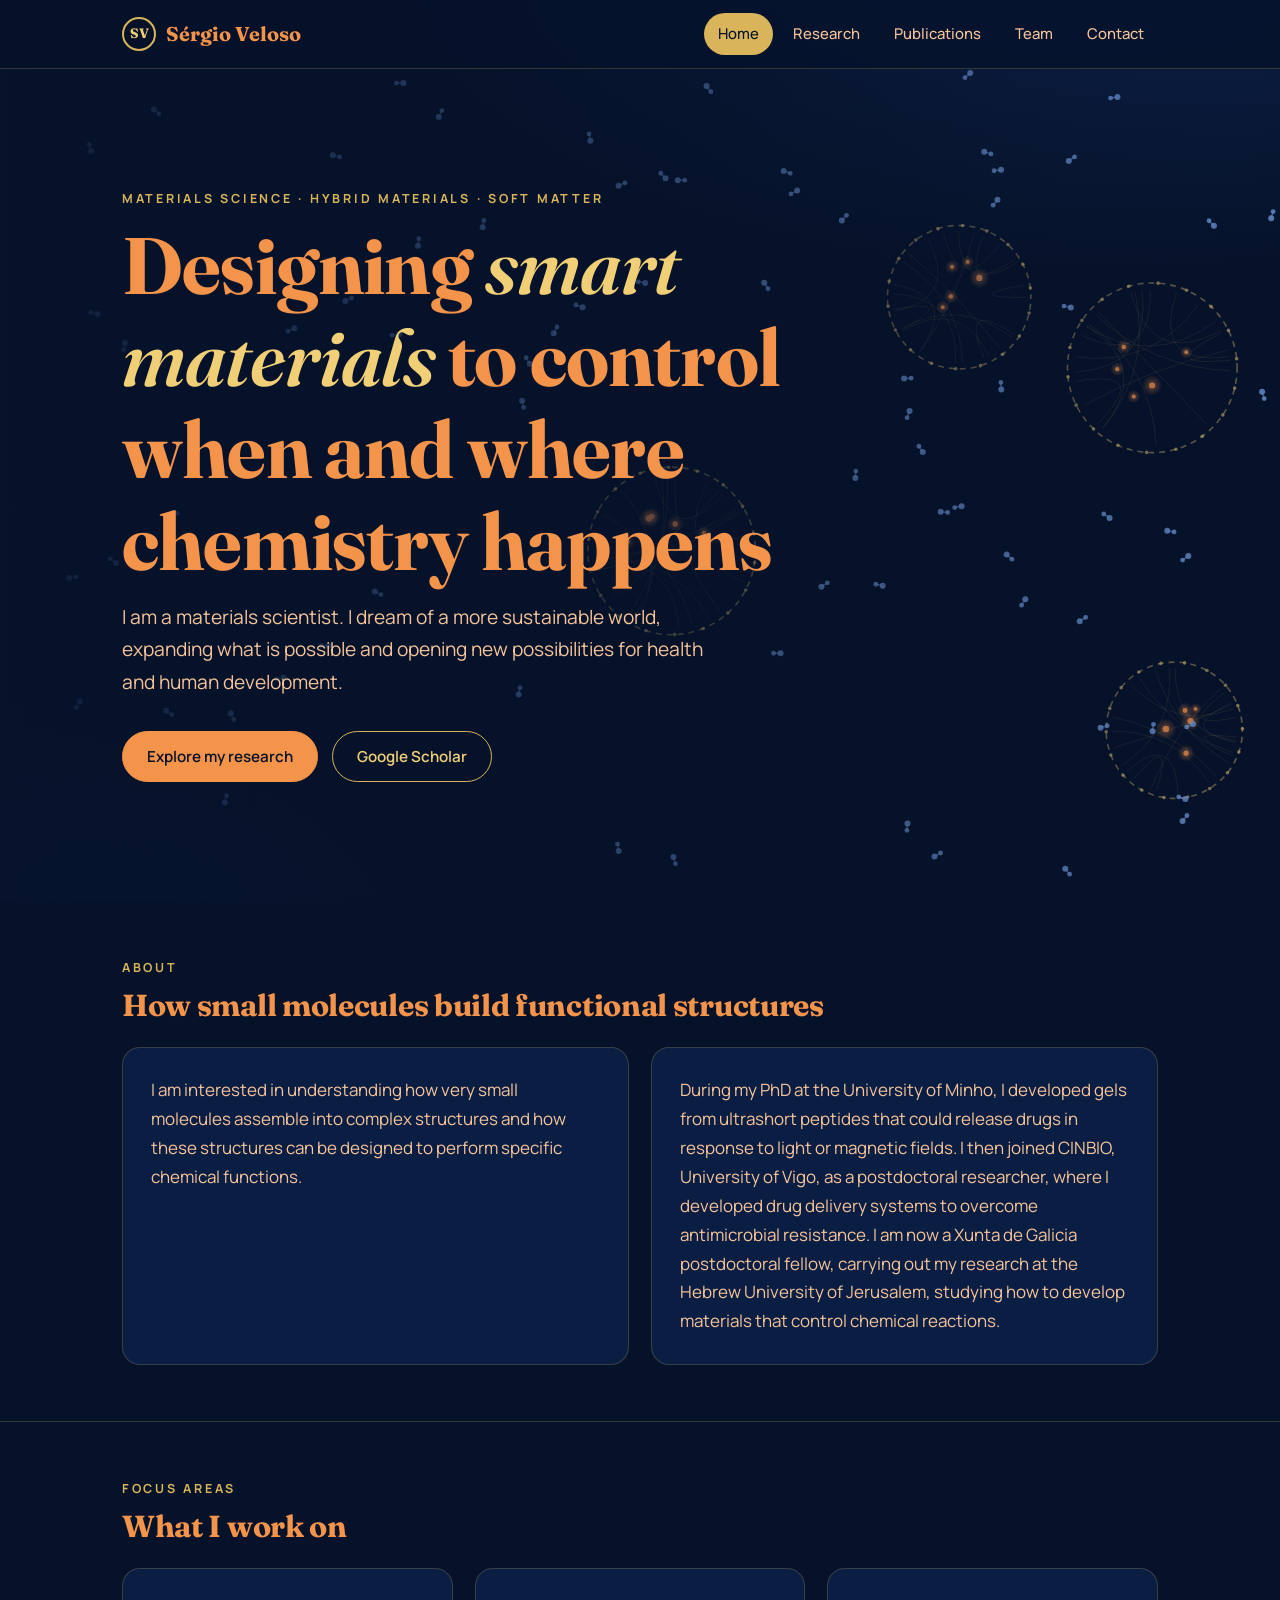
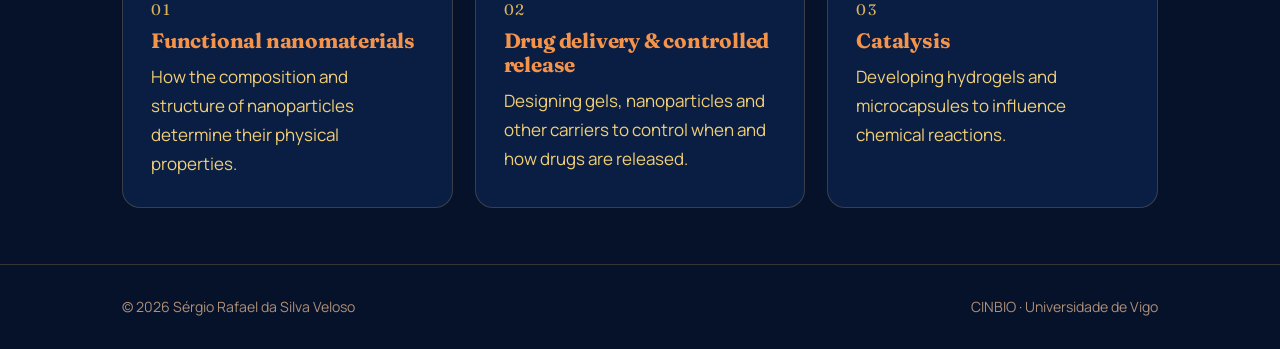
<file: index.html>
<!DOCTYPE html>
<html lang="en">
<head>
<meta charset="UTF-8">
<meta name="viewport" content="width=device-width, initial-scale=1.0">
<title>Sérgio Veloso | Soft Matter & Nanomaterials</title>
<meta name="description" content="Sérgio R. S. Veloso — researcher in soft materials, nanomaterials, drug delivery and photocatalysis.">
<link rel="preconnect" href="https://fonts.googleapis.com">
<link rel="preconnect" href="https://fonts.gstatic.com" crossorigin>
<link href="https://fonts.googleapis.com/css2?family=Fraunces:ital,opsz,wght@0,9..144,600;0,9..144,700;1,9..144,600&family=Manrope:wght@400;500;600;700&display=swap" rel="stylesheet">
<link rel="stylesheet" href="style.css">
</head>
<body>
<nav class="nav">
  <div class="wrap">
    <a href="index.html" class="brand"><span class="brand-mark">SV</span>Sérgio Veloso</a>
    <button class="menu-btn" aria-label="Menu">☰</button>
    <ul>
      <li><a href="index.html">Home</a></li>
      <li><a href="research.html">Research</a></li>
      <li><a href="publications.html">Publications</a></li>
      <li><a href="team.html">Team</a></li>
      <li><a href="contact.html">Contact</a></li>
    </ul>
  </div>
</nav>
<main>

<section class="hero">
  <canvas id="molecules" aria-hidden="true"></canvas>
  <div class="wrap">
    <div class="eyebrow">Materials Science · Hybrid materials · Soft matter</div>
    <h1>Designing <em>smart materials</em> to control when and where chemistry happens</h1>
    <p class="sub">I am a materials scientist. I dream of a more sustainable world, expanding what is possible and opening new possibilities for health and human development.</p>
    <div class="actions">
      <a class="btn solid" href="research.html">Explore my research</a>
      <a class="btn" href="https://scholar.google.com/citations?user=RqlixlYAAAAJ&hl=en" target="_blank" rel="noopener">Google Scholar</a>
    </div>
  </div>
</section>
<section class="block"><div class="wrap">
  <div class="eyebrow">About</div>
  <h2>How small molecules build functional structures</h2>
  <div class="grid">
    <div class="card reveal"><p>I am interested in understanding how very small molecules assemble into complex structures and how these structures can be designed to perform specific chemical functions.</p></div>
    <div class="card reveal"><p>During my PhD at the University of Minho, I developed gels from ultrashort peptides that could release drugs in response to light or magnetic fields. I then joined CINBIO, University of Vigo, as a postdoctoral researcher, where I developed drug delivery systems to overcome antimicrobial resistance. I am now a Xunta de Galicia postdoctoral fellow, carrying out my research at the Hebrew University of Jerusalem, studying how to develop materials that control chemical reactions.</p></div>
  </div>
</div></section>

<section class="block"><div class="wrap">
  <div class="eyebrow">Focus areas</div>
  <h2>What I work on</h2>
  <div class="grid">
    <a class="card reveal" href="research.html#nano"><div class="num">01</div><h3>Functional nanomaterials</h3><p>How the composition and structure of nanoparticles determine their physical properties.</p></a>
    <a class="card reveal" href="research.html#delivery"><div class="num">02</div><h3>Drug delivery &amp; controlled release</h3><p>Designing gels, nanoparticles and other carriers to control when and how drugs are released.</p></a>
    <a class="card reveal" href="research.html#photo"><div class="num">03</div><h3>Catalysis</h3><p>Developing hydrogels and microcapsules to influence chemical reactions.</p></a>
  </div>
</div></section>
</main>
<footer>
  <div class="wrap">
    <span>© <span id="yr"></span> Sérgio Rafael da Silva Veloso</span>
    <span>CINBIO · Universidade de Vigo</span>
  </div>
</footer>
<script src="script.js"></script>
<script>
// Background: smart microcapsules that switch on when a light pulse passes,
// capture drifting reactant molecules, convert them and release products.
(function(){
  const c = document.getElementById("molecules"); if(!c) return;
  const ctx = c.getContext("2d");
  const reduce = matchMedia("(prefers-reduced-motion: reduce)").matches;
  const GOLD="241,207,118", ORANGE="244,147,74", BLUE="120,165,235";
  let W,H,caps=[],mols=[],flashes=[],t=0;
  const rnd=(a,b)=>a+Math.random()*(b-a);

  function resize(){
    const dpr=Math.min(devicePixelRatio||1,2);
    W=c.clientWidth; H=c.clientHeight;
    c.width=W*dpr; c.height=H*dpr; ctx.setTransform(dpr,0,0,dpr,0,0);
    const small = W<700;
    const n = small?3:Math.max(4,Math.round(W/300));
    caps=[];
    for(let i=0;i<n;i++){
      const r=small?rnd(38,55):rnd(55,85); let x,y,k=0;
      do { x = small? rnd(W*.2,W*.85) : rnd(W*.5,W*.95); y = rnd(r+20,H-r-20); k++; }
      while(k<60 && caps.some(o=>Math.hypot(o.x-x,o.y-y)<o.r+r+30));
      caps.push({
        x, y, r,
        vx:rnd(-.08,.08), vy:rnd(-.08,.08), rot:rnd(0,6.3), act:0,
        np:Array.from({length:5},()=>({a:rnd(0,6.3),d:rnd(.1,.55),s:rnd(3,5.5)})),
        links:Array.from({length:14},()=>[rnd(0,6.3),rnd(0,6.3)])
      });
    }
    mols=Array.from({length:Math.round(W*H/14000)},newMol);
  }
  function newMol(){
    return {x:rnd(0,W),y:rnd(0,H),vx:rnd(-.35,.35),vy:rnd(-.35,.35),
            a:rnd(0,6.3),va:rnd(-.02,.02),state:"reactant",timer:0,cap:null};
  }

  function drawMol(m){
    const col = m.state==="product"?GOLD:BLUE, alpha = m.state==="product"?.95:.8;
    const L = m.state==="product"?9:7;
    const x2=m.x+Math.cos(m.a)*L, y2=m.y+Math.sin(m.a)*L;
    ctx.strokeStyle=`rgba(${col},${alpha*.7})`; ctx.lineWidth=1.5;
    ctx.beginPath(); ctx.moveTo(m.x,m.y); ctx.lineTo(x2,y2);
    if(m.state==="product"){ const x3=m.x-Math.cos(m.a+1)*L, y3=m.y-Math.sin(m.a+1)*L; ctx.moveTo(m.x,m.y); ctx.lineTo(x3,y3);
      ctx.fillStyle=`rgba(${col},${alpha})`; ctx.beginPath(); ctx.arc(x3,y3,2.4,0,7); ctx.fill(); }
    ctx.stroke();
    ctx.fillStyle=`rgba(${col},${alpha})`;
    ctx.beginPath(); ctx.arc(m.x,m.y,3,0,7); ctx.fill();
    ctx.beginPath(); ctx.arc(x2,y2,2.4,0,7); ctx.fill();
  }

  function drawCap(cp){
    const a=cp.act;
    // glow when active
    if(a>.02){
      const g=ctx.createRadialGradient(cp.x,cp.y,cp.r*.2,cp.x,cp.y,cp.r*1.6);
      g.addColorStop(0,`rgba(${ORANGE},${.22*a})`); g.addColorStop(1,`rgba(${ORANGE},0)`);
      ctx.fillStyle=g; ctx.beginPath(); ctx.arc(cp.x,cp.y,cp.r*1.6,0,7); ctx.fill();
    }
    // inner polymer network
    ctx.strokeStyle=`rgba(${GOLD},${.10+.15*a})`; ctx.lineWidth=1;
    for(const [p,q] of cp.links){
      ctx.beginPath();
      ctx.moveTo(cp.x+Math.cos(p+cp.rot)*cp.r*.92, cp.y+Math.sin(p+cp.rot)*cp.r*.92);
      ctx.quadraticCurveTo(cp.x,cp.y, cp.x+Math.cos(q+cp.rot)*cp.r*.92, cp.y+Math.sin(q+cp.rot)*cp.r*.92);
      ctx.stroke();
    }
    // crosslinked shell (beads on a ring)
    ctx.strokeStyle=`rgba(${GOLD},${.45+.4*a})`; ctx.lineWidth=1.6;
    ctx.setLineDash([6,5]); ctx.lineDashOffset=-cp.rot*40;
    ctx.beginPath(); ctx.arc(cp.x,cp.y,cp.r,0,7); ctx.stroke(); ctx.setLineDash([]);
    ctx.fillStyle=`rgba(${GOLD},${.6+.4*a})`;
    for(let i=0;i<18;i++){ const th=cp.rot+i*Math.PI/9; ctx.beginPath(); ctx.arc(cp.x+Math.cos(th)*cp.r, cp.y+Math.sin(th)*cp.r,1.8,0,7); ctx.fill(); }
    // catalytic nanoparticles
    for(const n of cp.np){
      const x=cp.x+Math.cos(n.a+cp.rot*.5)*cp.r*n.d, y=cp.y+Math.sin(n.a+cp.rot*.5)*cp.r*n.d;
      const g=ctx.createRadialGradient(x,y,0,x,y,n.s*(2+2*a));
      g.addColorStop(0,`rgba(${ORANGE},${.5+.5*a})`); g.addColorStop(1,`rgba(${ORANGE},0)`);
      ctx.fillStyle=g; ctx.beginPath(); ctx.arc(x,y,n.s*(2+2*a),0,7); ctx.fill();
      ctx.fillStyle=`rgba(${ORANGE},.95)`; ctx.beginPath(); ctx.arc(x,y,n.s*.6,0,7); ctx.fill();
    }
  }

  function frame(){
    t++;
    ctx.clearRect(0,0,W,H);
    // sweeping light pulse ("when"): a soft vertical band moving left→right
    const period=900, lx=((t%period)/period)*(W+400)-200;
    const lg=ctx.createLinearGradient(lx-160,0,lx+160,0);
    lg.addColorStop(0,`rgba(${GOLD},0)`); lg.addColorStop(.5,`rgba(${GOLD},.07)`); lg.addColorStop(1,`rgba(${GOLD},0)`);
    ctx.fillStyle=lg; ctx.fillRect(lx-160,0,320,H);

    for(const cp of caps){
      if(!reduce){ cp.x+=cp.vx; cp.y+=cp.vy; cp.rot+=.002; }
      if(cp.x<cp.r||cp.x>W-cp.r) cp.vx*=-1;
      if(cp.y<cp.r||cp.y>H-cp.r) cp.vy*=-1;
      for(const o of caps){ if(o!==cp && Math.hypot(o.x-cp.x,o.y-cp.y)<o.r+cp.r+10){ cp.vx*=-1; cp.vy*=-1; break; } }
      const near=Math.max(0,1-Math.abs(cp.x-lx)/220);
      cp.act += ((reduce?.6:near) - cp.act)*.05;   // switch on when lit
      drawCap(cp);
    }

    for(const m of mols){
      if(reduce){ drawMol(m); continue; }
      if(m.state==="inside"){
        const cp=m.cap; m.timer++;
        m.x+= (cp.x-m.x)*.02 + Math.cos(m.timer*.2)*.3; m.y+=(cp.y-m.y)*.02 + Math.sin(m.timer*.2)*.3;
        if(m.timer>60 && cp.act>.35){           // reaction happens only where AND when active
          m.state="product"; flashes.push({x:m.x,y:m.y,r:4,a:1});
          const th=rnd(0,6.3); m.vx=Math.cos(th)*.9; m.vy=Math.sin(th)*.9;
        }
      } else {
        m.x+=m.vx; m.y+=m.vy; m.a+=m.va;
        if(m.state==="product"){ m.vx*=.995; m.vy*=.995; m.timer++; if(m.timer>900){ Object.assign(m,newMol(),{x:-10}); } }
        if(m.x<-15) m.x=W+15; if(m.x>W+15) m.x=-15; if(m.y<-15) m.y=H+15; if(m.y>H+15) m.y=-15;
        if(m.state==="reactant") for(const cp of caps){
          if(Math.hypot(m.x-cp.x,m.y-cp.y)<cp.r*.9 && cp.act>.15){ m.state="inside"; m.cap=cp; m.timer=0; break; }
        }
      }
      drawMol(m);
    }

    for(let i=flashes.length-1;i>=0;i--){
      const f=flashes[i]; f.r+=1.4; f.a-=.03;
      if(f.a<=0){ flashes.splice(i,1); continue; }
      ctx.strokeStyle=`rgba(${GOLD},${f.a})`; ctx.lineWidth=1.5;
      ctx.beginPath(); ctx.arc(f.x,f.y,f.r,0,7); ctx.stroke();
    }
    if(!reduce) requestAnimationFrame(frame);
  }
  addEventListener("resize",()=>{ resize(); if(reduce) frame(); });
  resize(); frame();
})();
</script>
</body>
</html>
</file>
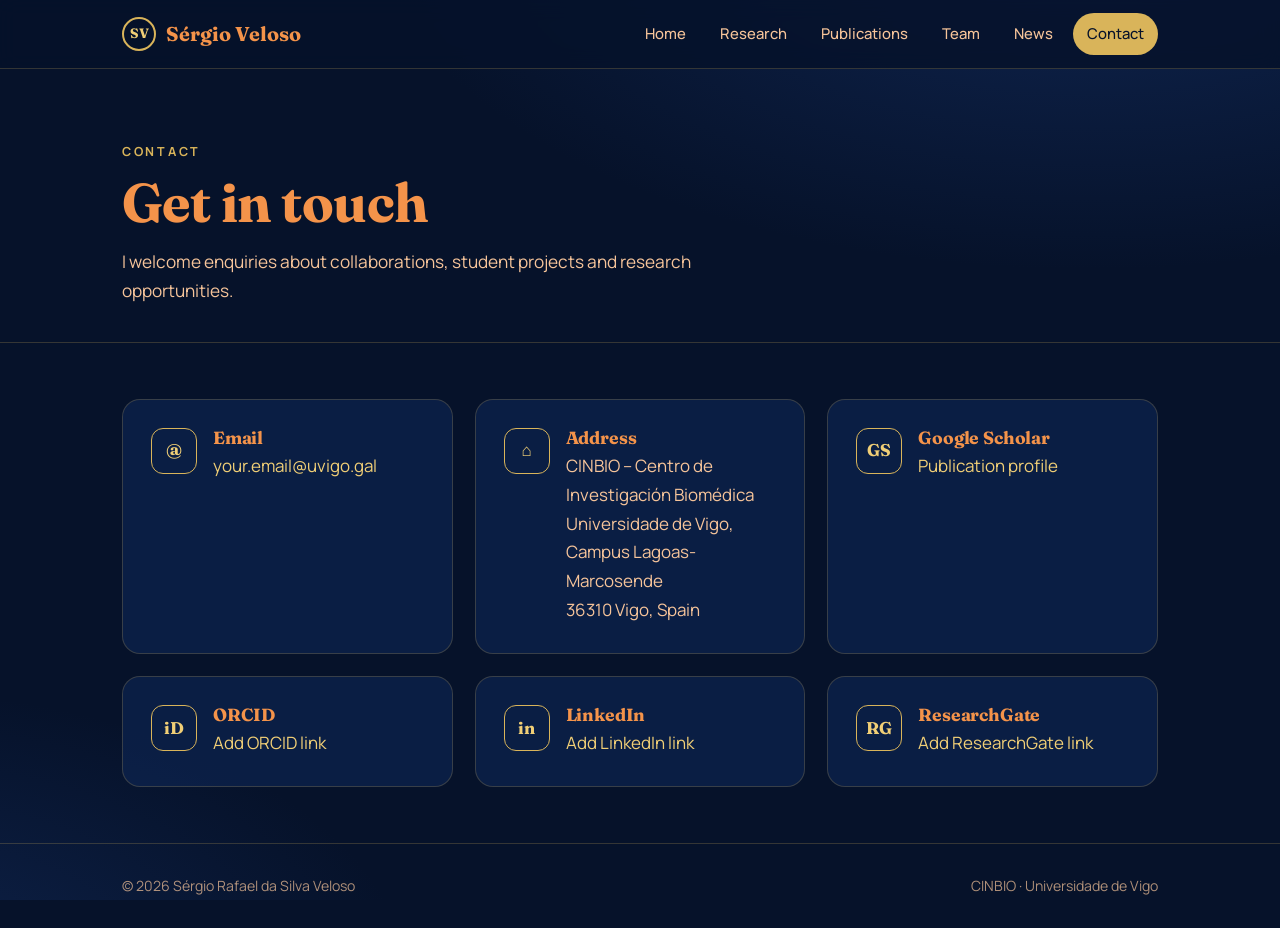
<file: contact.html>
<!DOCTYPE html>
<html lang="en">
<head>
<meta charset="UTF-8">
<meta name="viewport" content="width=device-width, initial-scale=1.0">
<title>Contact | Sérgio Veloso</title>
<meta name="description" content="Sérgio R. S. Veloso — researcher in soft materials, nanomaterials, drug delivery and photocatalysis.">
<link rel="preconnect" href="https://fonts.googleapis.com">
<link rel="preconnect" href="https://fonts.gstatic.com" crossorigin>
<link href="https://fonts.googleapis.com/css2?family=Fraunces:ital,opsz,wght@0,9..144,600;0,9..144,700;1,9..144,600&family=Manrope:wght@400;500;600;700&display=swap" rel="stylesheet">
<link rel="stylesheet" href="style.css">
</head>
<body>
<nav class="nav">
  <div class="wrap">
    <a href="index.html" class="brand"><span class="brand-mark">SV</span>Sérgio Veloso</a>
    <button class="menu-btn" aria-label="Menu">☰</button>
    <ul>
      <li><a href="index.html">Home</a></li>
      <li><a href="research.html">Research</a></li>
      <li><a href="publications.html">Publications</a></li>
      <li><a href="team.html">Team</a></li>
      <li><a href="news.html">News</a></li>
      <li><a href="contact.html">Contact</a></li>
    </ul>
  </div>
</nav>
<main>
<header class="page-head"><div class="wrap">
  <div class="eyebrow">Contact</div><h1>Get in touch</h1><p>I welcome enquiries about collaborations, student projects and research opportunities.</p>
</div></header>

<section class="block"><div class="wrap">
<!-- EDIT: replace the email and the "#" links with your real ones; delete any card you don't need -->
<div class="grid">
<div class="card contact-item reveal"><div class="icon">@</div><div><h3>Email</h3><p><a href="mailto:your.email@uvigo.gal">your.email@uvigo.gal</a></p></div></div>
<div class="card contact-item reveal"><div class="icon">⌂</div><div><h3>Address</h3><p>CINBIO – Centro de Investigación Biomédica<br>Universidade de Vigo, Campus Lagoas-Marcosende<br>36310 Vigo, Spain</p></div></div>
<div class="card contact-item reveal"><div class="icon">GS</div><div><h3>Google Scholar</h3><p><a href="https://scholar.google.com/citations?user=RqlixlYAAAAJ&hl=en" target="_blank" rel="noopener">Publication profile</a></p></div></div>
<div class="card contact-item reveal"><div class="icon">iD</div><div><h3>ORCID</h3><p><a href="#" target="_blank" rel="noopener">Add ORCID link</a></p></div></div>
<div class="card contact-item reveal"><div class="icon">in</div><div><h3>LinkedIn</h3><p><a href="#" target="_blank" rel="noopener">Add LinkedIn link</a></p></div></div>
<div class="card contact-item reveal"><div class="icon">RG</div><div><h3>ResearchGate</h3><p><a href="#" target="_blank" rel="noopener">Add ResearchGate link</a></p></div></div>
</div>
</div></section>
</main>
<footer>
  <div class="wrap">
    <span>© <span id="yr"></span> Sérgio Rafael da Silva Veloso</span>
    <span>CINBIO · Universidade de Vigo</span>
  </div>
</footer>
<script src="script.js"></script>

</body>
</html>
</file>
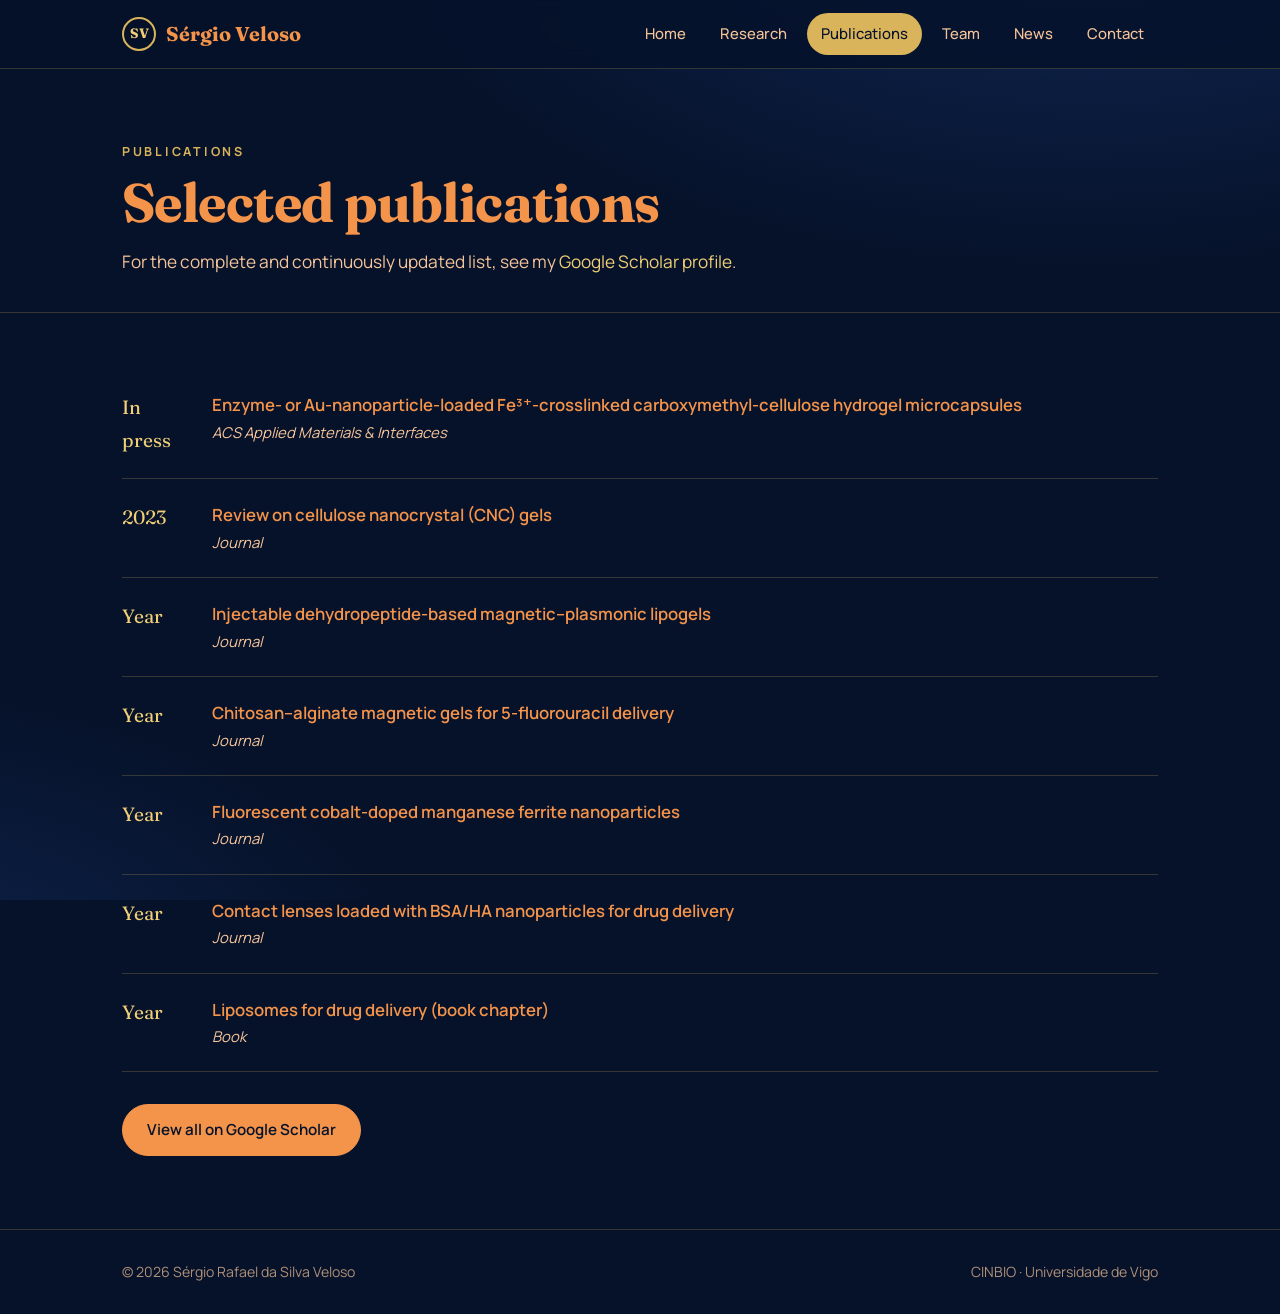
<file: publications.html>
<!DOCTYPE html>
<html lang="en">
<head>
<meta charset="UTF-8">
<meta name="viewport" content="width=device-width, initial-scale=1.0">
<title>Publications | Sérgio Veloso</title>
<meta name="description" content="Sérgio R. S. Veloso — researcher in soft materials, nanomaterials, drug delivery and photocatalysis.">
<link rel="preconnect" href="https://fonts.googleapis.com">
<link rel="preconnect" href="https://fonts.gstatic.com" crossorigin>
<link href="https://fonts.googleapis.com/css2?family=Fraunces:ital,opsz,wght@0,9..144,600;0,9..144,700;1,9..144,600&family=Manrope:wght@400;500;600;700&display=swap" rel="stylesheet">
<link rel="stylesheet" href="style.css">
</head>
<body>
<nav class="nav">
  <div class="wrap">
    <a href="index.html" class="brand"><span class="brand-mark">SV</span>Sérgio Veloso</a>
    <button class="menu-btn" aria-label="Menu">☰</button>
    <ul>
      <li><a href="index.html">Home</a></li>
      <li><a href="research.html">Research</a></li>
      <li><a href="publications.html">Publications</a></li>
      <li><a href="team.html">Team</a></li>
      <li><a href="news.html">News</a></li>
      <li><a href="contact.html">Contact</a></li>
    </ul>
  </div>
</nav>
<main>
<header class="page-head"><div class="wrap">
  <div class="eyebrow">Publications</div><h1>Selected publications</h1><p>For the complete and continuously updated list, see my <a href="https://scholar.google.com/citations?user=RqlixlYAAAAJ&hl=en" target="_blank" rel="noopener">Google Scholar profile</a>.</p>
</div></header>

<section class="block"><div class="wrap">
<!-- EDIT: replace "Year" and "Journal" with full references; add DOI links like <a href="https://doi.org/...">DOI</a> -->
<div class="pub reveal"><div class="yr">In press</div><div><div class="title">Enzyme- or Au-nanoparticle-loaded Fe³⁺-crosslinked carboxymethyl-cellulose hydrogel microcapsules</div><div class="venue">ACS Applied Materials &amp; Interfaces</div></div></div>
<div class="pub reveal"><div class="yr">2023</div><div><div class="title">Review on cellulose nanocrystal (CNC) gels</div><div class="venue">Journal</div></div></div>
<div class="pub reveal"><div class="yr">Year</div><div><div class="title">Injectable dehydropeptide-based magnetic–plasmonic lipogels</div><div class="venue">Journal</div></div></div>
<div class="pub reveal"><div class="yr">Year</div><div><div class="title">Chitosan–alginate magnetic gels for 5-fluorouracil delivery</div><div class="venue">Journal</div></div></div>
<div class="pub reveal"><div class="yr">Year</div><div><div class="title">Fluorescent cobalt-doped manganese ferrite nanoparticles</div><div class="venue">Journal</div></div></div>
<div class="pub reveal"><div class="yr">Year</div><div><div class="title">Contact lenses loaded with BSA/HA nanoparticles for drug delivery</div><div class="venue">Journal</div></div></div>
<div class="pub reveal"><div class="yr">Year</div><div><div class="title">Liposomes for drug delivery (book chapter)</div><div class="venue">Book</div></div></div>
<p style="margin-top:32px"><a class="btn solid" href="https://scholar.google.com/citations?user=RqlixlYAAAAJ&hl=en" target="_blank" rel="noopener">View all on Google Scholar</a></p>
</div></section>
</main>
<footer>
  <div class="wrap">
    <span>© <span id="yr"></span> Sérgio Rafael da Silva Veloso</span>
    <span>CINBIO · Universidade de Vigo</span>
  </div>
</footer>
<script src="script.js"></script>

</body>
</html>
</file>
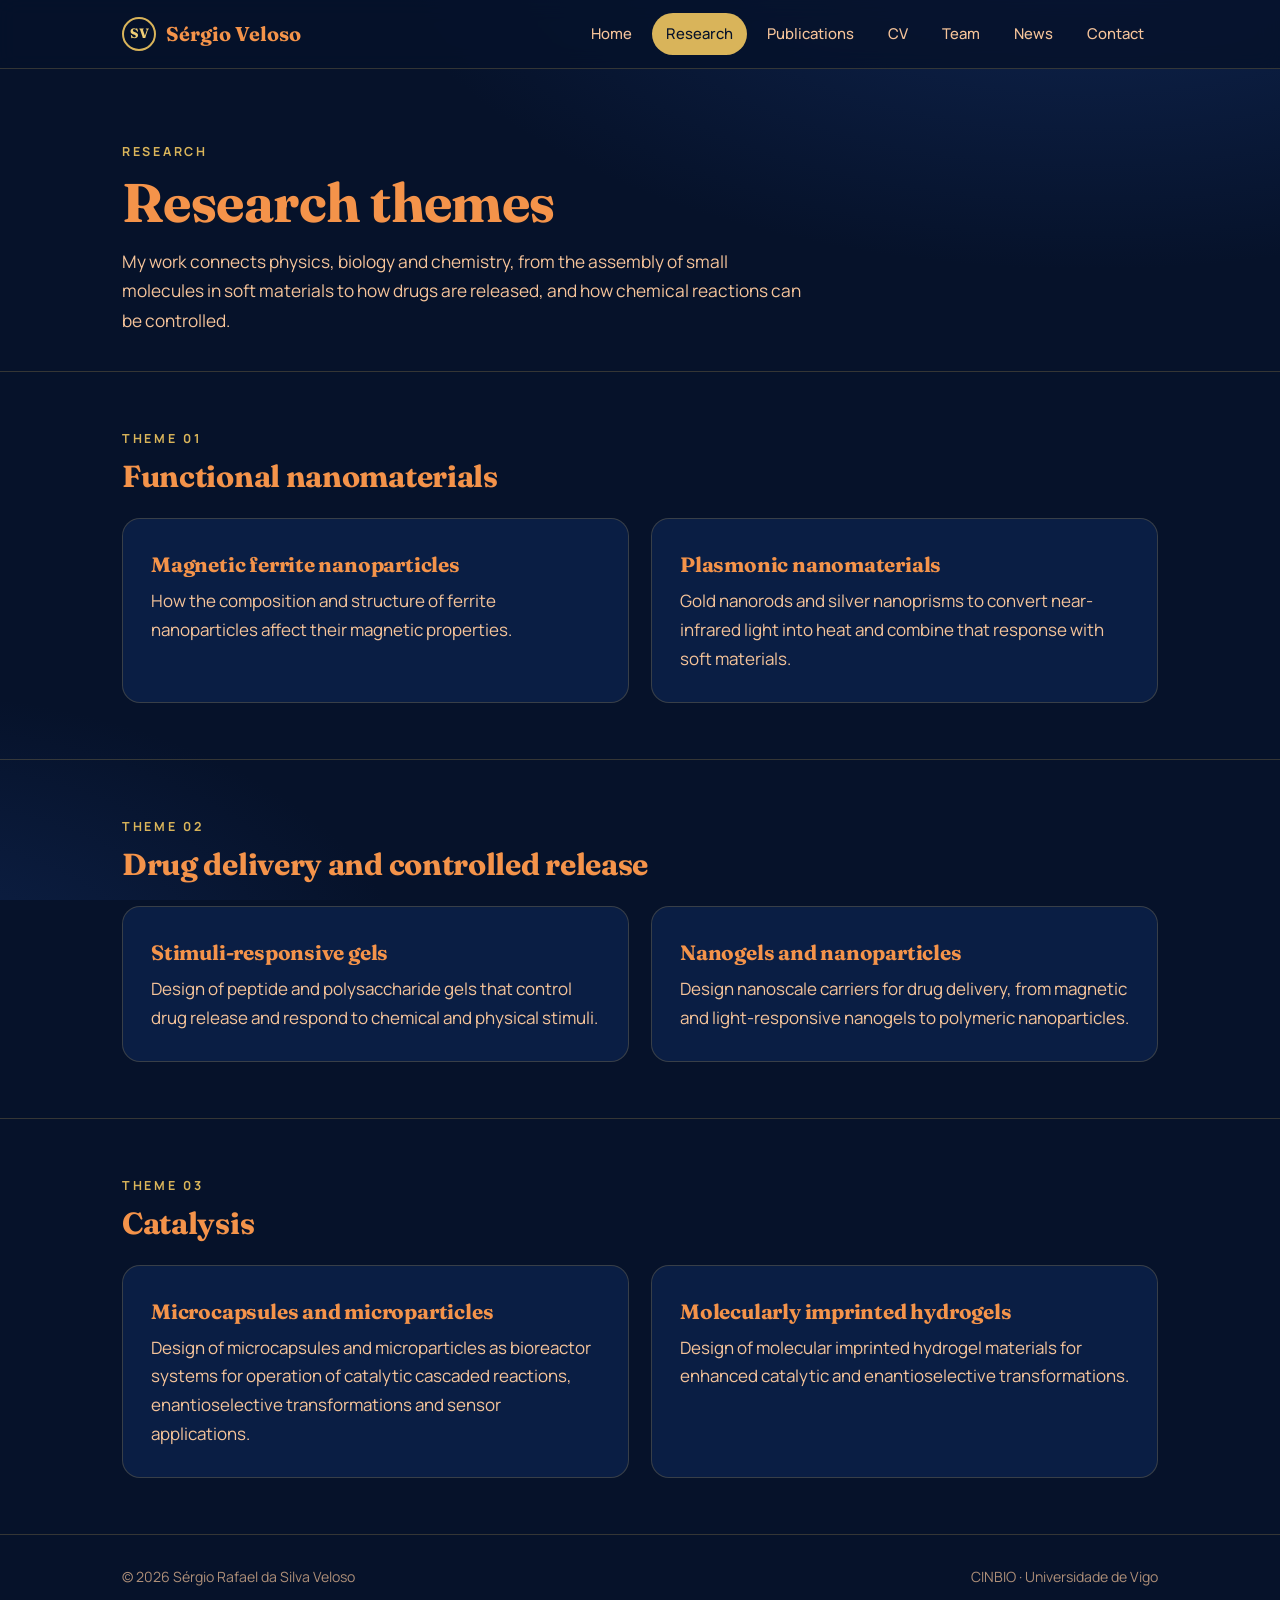
<file: research.html>
<!DOCTYPE html>
<html lang="en">
<head>
<meta charset="UTF-8">
<meta name="viewport" content="width=device-width, initial-scale=1.0">
<title>Research | Sérgio Veloso</title>
<meta name="description" content="Sérgio R. S. Veloso — researcher in soft materials, nanomaterials, drug delivery and photocatalysis.">
<link rel="preconnect" href="https://fonts.googleapis.com">
<link rel="preconnect" href="https://fonts.gstatic.com" crossorigin>
<link href="https://fonts.googleapis.com/css2?family=Fraunces:ital,opsz,wght@0,9..144,600;0,9..144,700;1,9..144,600&family=Manrope:wght@400;500;600;700&display=swap" rel="stylesheet">
<link rel="stylesheet" href="style.css">
</head>
<body>
<nav class="nav">
  <div class="wrap">
    <a href="index.html" class="brand"><span class="brand-mark">SV</span>Sérgio Veloso</a>
    <button class="menu-btn" aria-label="Menu">☰</button>
    <ul>
      <li><a href="index.html">Home</a></li>
      <li><a href="research.html">Research</a></li>
      <li><a href="publications.html">Publications</a></li>
      <li><a href="cv.html">CV</a></li>
      <li><a href="team.html">Team</a></li>
      <li><a href="news.html">News</a></li>
      <li><a href="contact.html">Contact</a></li>
    </ul>
  </div>
</nav>
<main>
<header class="page-head"><div class="wrap">
  <div class="eyebrow">Research</div><h1>Research themes</h1>
  <p>My work connects physics, biology and chemistry, from the assembly of small molecules in soft materials to how drugs are released, and how chemical reactions can be controlled.</p>
</div></header>

<section class="block" id="nano"><div class="wrap">
  <div class="eyebrow">Theme 01</div>
  <h2>Functional nanomaterials</h2>
  <div class="grid">
    <div class="card reveal"><h3>Magnetic ferrite nanoparticles</h3><p>How the composition and structure of ferrite nanoparticles affect their magnetic properties.</p></div>
    <div class="card reveal"><h3>Plasmonic nanomaterials</h3><p>Gold nanorods and silver nanoprisms to convert near-infrared light into heat and combine that response with soft materials.</p></div>
  </div>
</div></section>

<section class="block" id="delivery"><div class="wrap">
  <div class="eyebrow">Theme 02</div>
  <h2>Drug delivery and controlled release</h2>
  <div class="grid">
    <div class="card reveal"><h3>Stimuli-responsive gels</h3><p>Design of peptide and polysaccharide gels that control drug release and respond to chemical and physical stimuli.</p></div>
    <div class="card reveal"><h3>Nanogels and nanoparticles</h3><p>Design nanoscale carriers for drug delivery, from magnetic and light-responsive nanogels to polymeric nanoparticles.</p></div>
  </div>
</div></section>

<section class="block" id="photo"><div class="wrap">
  <div class="eyebrow">Theme 03</div>
  <h2>Catalysis</h2>
  <div class="grid">
    <div class="card reveal"><h3>Microcapsules and microparticles</h3><p>Design of microcapsules and microparticles as bioreactor systems for operation of catalytic cascaded reactions, enantioselective transformations and sensor applications.</p></div>
    <div class="card reveal"><h3>Molecularly imprinted hydrogels</h3><p>Design of molecular imprinted hydrogel materials for enhanced catalytic and enantioselective transformations.</p></div>
  </div>
</div></section>
</main>
<footer>
  <div class="wrap">
    <span>© <span id="yr"></span> Sérgio Rafael da Silva Veloso</span>
    <span>CINBIO · Universidade de Vigo</span>
  </div>
</footer>
<script src="script.js"></script>

</body>
</html>
</file>
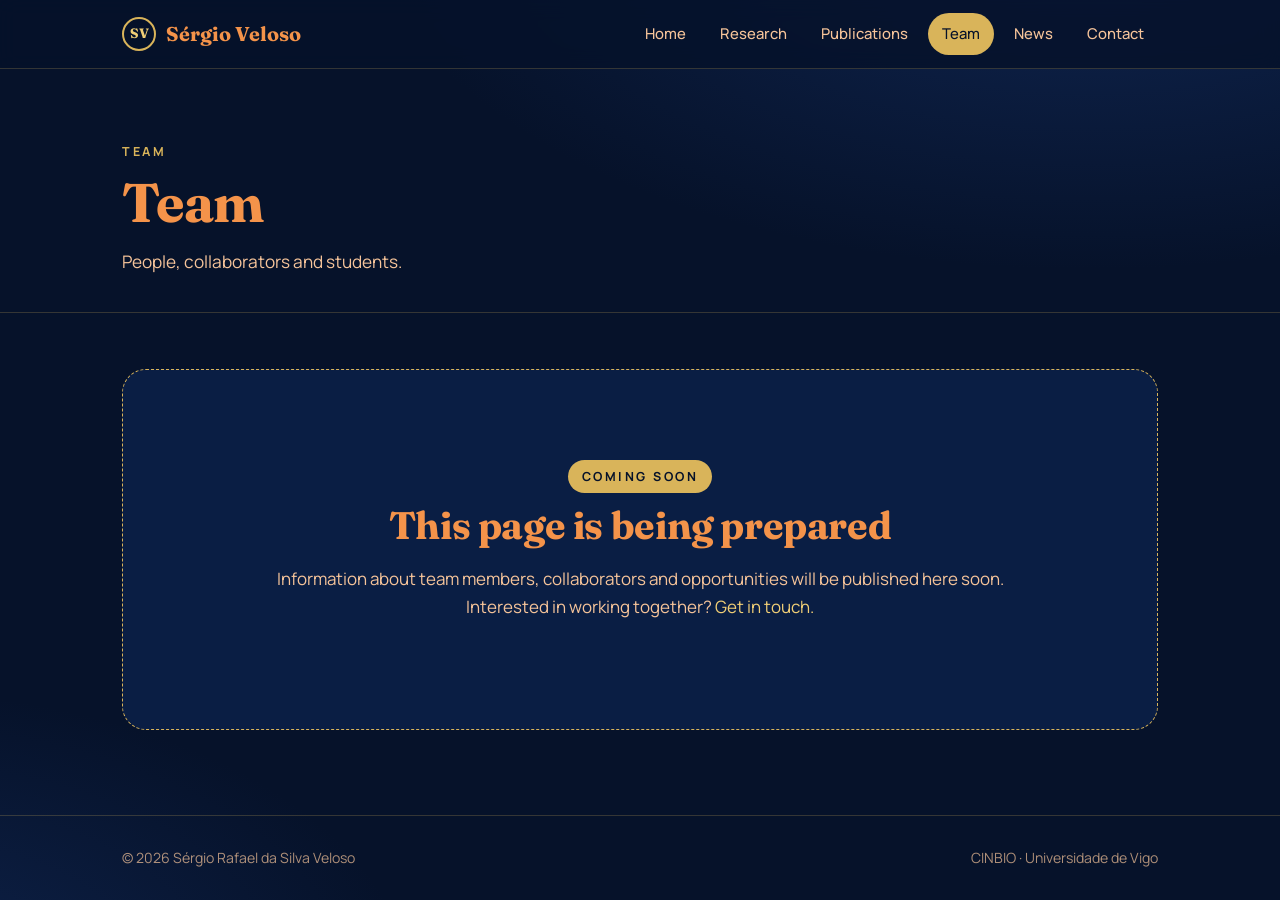
<file: team.html>
<!DOCTYPE html>
<html lang="en">
<head>
<meta charset="UTF-8">
<meta name="viewport" content="width=device-width, initial-scale=1.0">
<title>Team | Sérgio Veloso</title>
<meta name="description" content="Sérgio R. S. Veloso — researcher in soft materials, nanomaterials, drug delivery and photocatalysis.">
<link rel="preconnect" href="https://fonts.googleapis.com">
<link rel="preconnect" href="https://fonts.gstatic.com" crossorigin>
<link href="https://fonts.googleapis.com/css2?family=Fraunces:ital,opsz,wght@0,9..144,600;0,9..144,700;1,9..144,600&family=Manrope:wght@400;500;600;700&display=swap" rel="stylesheet">
<link rel="stylesheet" href="style.css">
</head>
<body>
<nav class="nav">
  <div class="wrap">
    <a href="index.html" class="brand"><span class="brand-mark">SV</span>Sérgio Veloso</a>
    <button class="menu-btn" aria-label="Menu">☰</button>
    <ul>
      <li><a href="index.html">Home</a></li>
      <li><a href="research.html">Research</a></li>
      <li><a href="publications.html">Publications</a></li>
      <li><a href="team.html">Team</a></li>
      <li><a href="news.html">News</a></li>
      <li><a href="contact.html">Contact</a></li>
    </ul>
  </div>
</nav>
<main>
<header class="page-head"><div class="wrap">
  <div class="eyebrow">Team</div><h1>Team</h1><p>People, collaborators and students.</p>
</div></header>

<section><div class="wrap">
  <div class="soon reveal">
    <span class="badge">COMING SOON</span>
    <h2>This page is being prepared</h2>
    <p>Information about team members, collaborators and opportunities will be published here soon.<br>Interested in working together? <a href="contact.html">Get in touch.</a></p>
  </div>
</div></section>
</main>
<footer>
  <div class="wrap">
    <span>© <span id="yr"></span> Sérgio Rafael da Silva Veloso</span>
    <span>CINBIO · Universidade de Vigo</span>
  </div>
</footer>
<script src="script.js"></script>

</body>
</html>
</file>
<file: style.css>
/* ===== Sérgio Veloso — shared site styles ===== */
:root {
  --navy-900: #06122a;
  --navy-800: #0a1b3d;
  --navy-700: #10285a;
  --navy-600: #183774;
  --orange: #f4934a;
  --orange-soft: #f6c49a;
  --gold: #d9b45a;
  --gold-bright: #f1cf76;
  --line: rgba(217, 180, 90, 0.22);
  --card: rgba(16, 40, 90, 0.55);
}

* { box-sizing: border-box; }
html { scroll-behavior: smooth; }
body {
  margin: 0;
  background: var(--navy-900);
  background-image: radial-gradient(1200px 600px at 85% -10%, rgba(24,55,116,.55), transparent 60%),
                    radial-gradient(900px 500px at -10% 110%, rgba(24,55,116,.45), transparent 60%);
  background-attachment: fixed;
  color: var(--orange-soft);
  font-family: "Manrope", system-ui, sans-serif;
  font-size: 17px;
  line-height: 1.7;
  min-height: 100vh;
  display: flex;
  flex-direction: column;
}
main { flex: 1; }
a { color: var(--gold-bright); text-decoration: none; transition: color .2s; }
a:hover { color: var(--orange); }
h1, h2, h3 {
  font-family: "Fraunces", Georgia, serif;
  color: var(--orange);
  line-height: 1.15;
  font-weight: 700;
  letter-spacing: -0.01em;
}
.wrap { max-width: 1080px; margin: 0 auto; padding: 0 22px; }
.gold { color: var(--gold-bright); }

/* ===== Navigation ===== */
.nav {
  position: sticky; top: 0; z-index: 50;
  background: rgba(6, 18, 42, 0.82);
  backdrop-filter: blur(10px);
  border-bottom: 1px solid var(--line);
}
.nav .wrap { display: flex; align-items: center; justify-content: space-between; height: 68px; }
.brand {
  font-family: "Fraunces", serif; font-size: 1.25rem; font-weight: 700;
  color: var(--orange); display: flex; align-items: center; gap: 10px;
}
.brand-mark {
  width: 34px; height: 34px; border-radius: 50%;
  border: 2px solid var(--gold); display: grid; place-items: center;
  font-size: .85rem; color: var(--gold-bright);
}
.nav ul { list-style: none; display: flex; gap: 6px; margin: 0; padding: 0; }
.nav ul a {
  color: var(--orange-soft); font-size: .93rem; font-weight: 500;
  padding: 8px 14px; border-radius: 999px; display: block;
}
.nav ul a:hover { color: var(--gold-bright); background: rgba(217,180,90,.08); }
.nav ul a.active { color: var(--navy-900); background: var(--gold); }
.menu-btn {
  display: none; background: none; border: 1px solid var(--line); color: var(--gold-bright);
  border-radius: 8px; padding: 6px 12px; font-size: 1rem; cursor: pointer;
}
@media (max-width: 820px) {
  .menu-btn { display: block; }
  .nav ul {
    display: none; position: absolute; top: 68px; left: 0; right: 0;
    flex-direction: column; background: var(--navy-900); padding: 12px 22px 18px;
    border-bottom: 1px solid var(--line);
  }
  .nav ul.open { display: flex; }
}

/* ===== Page header (inner pages) ===== */
.page-head { padding: 72px 0 36px; border-bottom: 1px solid var(--line); }
.eyebrow {
  font-size: .78rem; letter-spacing: .22em; text-transform: uppercase;
  color: var(--gold); font-weight: 700; margin-bottom: 10px;
}
.page-head h1 { font-size: clamp(2.3rem, 5vw, 3.4rem); margin: 0 0 12px; }
.page-head p { max-width: 680px; margin: 0; font-size: 1.08rem; }

section.block { padding: 56px 0; }
section.block + section.block { border-top: 1px solid var(--line); }
section.block h2 { font-size: 1.9rem; margin: 0 0 24px; }

/* ===== Buttons ===== */
.btn {
  display: inline-block; padding: 12px 24px; border-radius: 999px;
  font-weight: 600; font-size: .95rem; border: 1.5px solid var(--gold);
  color: var(--gold-bright); transition: all .2s;
}
.btn:hover { background: rgba(217,180,90,.12); color: var(--gold-bright); }
.btn.solid { background: var(--orange); border-color: var(--orange); color: var(--navy-900); }
.btn.solid:hover { background: var(--gold-bright); border-color: var(--gold-bright); color: var(--navy-900); }

/* ===== Cards ===== */
.grid { display: grid; grid-template-columns: repeat(auto-fit, minmax(290px, 1fr)); gap: 22px; }
.card {
  background: var(--card); border: 1px solid var(--line); border-radius: 18px;
  padding: 28px; transition: transform .25s, border-color .25s;
}
.card:hover { transform: translateY(-4px); border-color: rgba(241,207,118,.55); }
.card h3 { margin: 6px 0 10px; font-size: 1.3rem; }
.card p { margin: 0; }
.card .num { font-family: "Fraunces", serif; color: var(--gold); font-size: .95rem; letter-spacing: .1em; }
.tags { display: flex; flex-wrap: wrap; gap: 7px; margin-top: 16px; }
.tag {
  font-size: .76rem; padding: 4px 11px; border-radius: 999px;
  border: 1px solid var(--line); color: var(--gold-bright);
}

/* ===== Footer ===== */
footer {
  border-top: 1px solid var(--line); padding: 30px 0; font-size: .88rem;
  color: rgba(246,196,154,.7);
}
footer .wrap { display: flex; justify-content: space-between; flex-wrap: wrap; gap: 12px; }

/* ===== Home ===== */
.hero { position: relative; min-height: calc(100vh - 68px); display: flex; align-items: center; overflow: hidden; }
#molecules { position: absolute; inset: 0; width: 100%; height: 100%; }
.hero::after {
  content: ""; position: absolute; inset: 0; pointer-events: none;
  background: linear-gradient(90deg, rgba(6,18,42,.92) 0%, rgba(6,18,42,.6) 50%, rgba(6,18,42,.15) 100%);
}
.hero .wrap { position: relative; z-index: 2; width: 100%; }
.hero h1 { font-size: clamp(2.6rem, 6.5vw, 5rem); margin: 0 0 14px; max-width: 760px; }
.hero h1 em { font-style: italic; color: var(--gold-bright); font-weight: 600; }
.hero .sub { font-size: 1.2rem; max-width: 600px; margin: 0 0 32px; }
.hero .actions { display: flex; gap: 14px; flex-wrap: wrap; }
.stats { display: flex; gap: 46px; margin-top: 56px; flex-wrap: wrap; }
.stat strong { display: block; font-family: "Fraunces", serif; font-size: 1.9rem; color: var(--gold-bright); }
.stat span { font-size: .85rem; letter-spacing: .08em; text-transform: uppercase; }

/* ===== Timeline ===== */
.timeline { list-style: none; margin: 0; padding: 0; border-left: 2px solid var(--gold); }
.timeline li { position: relative; padding: 0 0 30px 30px; }
.timeline li::before {
  content: ""; position: absolute; left: -8px; top: 7px; width: 14px; height: 14px;
  border-radius: 50%; background: var(--navy-900); border: 2px solid var(--gold-bright);
}
.timeline .when { color: var(--gold); font-weight: 700; font-size: .85rem; letter-spacing: .1em; text-transform: uppercase; }
.timeline strong { display: block; color: var(--orange); font-size: 1.1rem; }

/* ===== Publications ===== */
.pub {
  display: grid; grid-template-columns: 70px 1fr; gap: 20px;
  padding: 22px 0; border-bottom: 1px solid var(--line);
}
.pub .yr { font-family: "Fraunces", serif; color: var(--gold-bright); font-size: 1.2rem; }
.pub .title { color: var(--orange); font-weight: 600; font-size: 1.05rem; }
.pub .venue { font-style: italic; font-size: .93rem; }
@media (max-width: 560px) { .pub { grid-template-columns: 1fr; gap: 4px; } }

/* ===== Coming soon ===== */
.soon {
  text-align: center; padding: 90px 22px; border: 1px dashed var(--gold);
  border-radius: 24px; background: var(--card); margin: 56px 0;
}
.soon h2 { font-size: 2.4rem; margin: 10px 0; }
.soon .badge {
  display: inline-block; background: var(--gold); color: var(--navy-900);
  font-weight: 700; font-size: .78rem; letter-spacing: .2em; padding: 6px 14px; border-radius: 999px;
}

/* ===== Contact ===== */
.contact-item { display: flex; gap: 16px; align-items: flex-start; }
.icon {
  flex: none; width: 46px; height: 46px; border-radius: 12px;
  border: 1px solid var(--gold); display: grid; place-items: center; color: var(--gold-bright);
  font-family: "Fraunces", serif; font-weight: 700;
}
.contact-item h3 { margin: 0 0 4px; font-size: 1.1rem; }
.contact-item p { margin: 0; word-break: break-word; }

/* ===== News ===== */
.news-item { padding: 26px 0; border-bottom: 1px solid var(--line); }
.news-item .date { color: var(--gold); font-size: .82rem; letter-spacing: .14em; text-transform: uppercase; font-weight: 700; }
.news-item h3 { margin: 6px 0 8px; font-size: 1.35rem; }
.news-item p { margin: 0; }

/* Fade-in */
.reveal { opacity: 0; transform: translateY(18px); transition: opacity .7s ease, transform .7s ease; }
.reveal.in { opacity: 1; transform: none; }
@media (prefers-reduced-motion: reduce) { .reveal { opacity: 1; transform: none; } }
</file>
